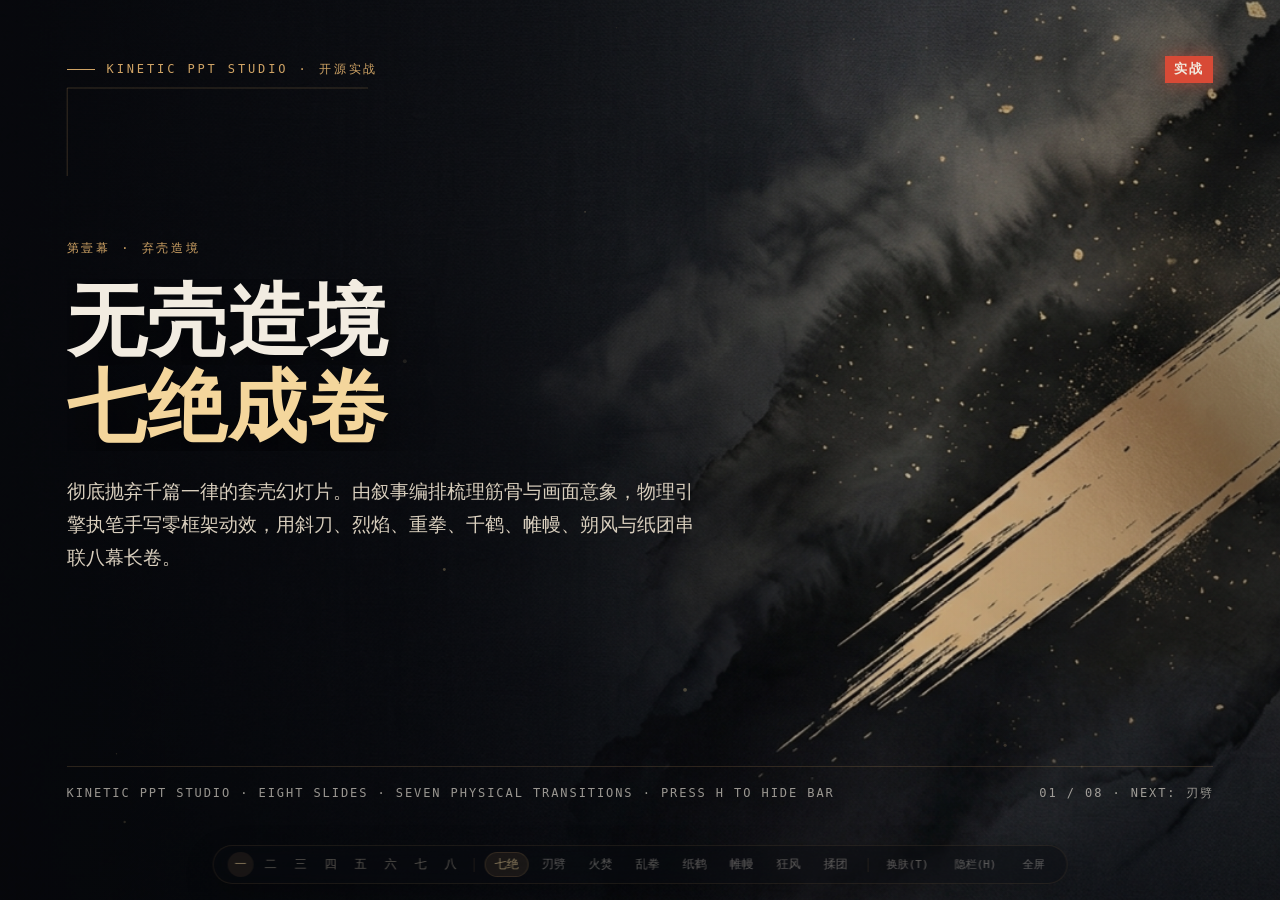
<file: skills/ink-kinetic-ppt/starter/index.html>
<!DOCTYPE html>
<html lang="zh-CN" data-theme="obsidian-gold">
<head>
  <meta charset="UTF-8" />
  <meta name="viewport" content="width=device-width, initial-scale=1.0" />
  <title>Kinetic PPT Studio · 七绝东方水墨动态演示</title>
  <link rel="icon" href="data:image/svg+xml,<svg xmlns='http://www.w3.org/2000/svg' viewBox='0 0 32 32'><rect width='32' height='32' fill='%2307080c'/><path d='M6 26L26 6' stroke='%23f4d69c' stroke-width='2.5'/></svg>" />
  <link rel="stylesheet" href="themes.css" />
  <link rel="stylesheet" href="styles.css" />
</head>
<body>
  <main id="stage" aria-label="Kinetic PPT Studio 动态交互演示">
    <!-- ==================== 8 Distinct Non-Template Slides (1 -> 8 consumes all 7 transitions) ==================== -->
    <div id="slides-root">

      <!-- 第 1 页 · 开卷：大面积玄墨留白 + 泥金飞白 | 退场转场：blade 斜刀劈裂 -->
      <section class="slide is-active" data-slide-index="0" data-out-transition="blade" aria-label="第一幕 双擎开卷">
        <div class="slide-art">
          <img src="assets/ink-cover.jpg" alt="黑金泼墨与金色干笔飞白画卷" />
        </div>
        <div class="slide-veil veil-left"></div>
        <svg class="slide-lines" viewBox="0 0 1600 900" preserveAspectRatio="none" aria-hidden="true">
          <line class="draw-line" x1="84" y1="88" x2="460" y2="88" stroke="rgba(207,163,101,0.35)" stroke-width="1" />
          <line class="draw-line" x1="84" y1="88" x2="84" y2="176" stroke="rgba(207,163,101,0.35)" stroke-width="1" />
        </svg>
        <div class="slide-content layout-cover">
          <header class="cover-top">
            <span class="eyebrow"><span class="eyebrow-rule"></span>KINETIC PPT STUDIO · 开源实战</span>
            <span class="chop-seal is-solid">实战</span>
          </header>

          <div class="cover-main">
            <div class="eyebrow">第壹幕 · 弃壳造境</div>
            <h1 class="cover-title anim-split">
              无壳造境<br />
              <span class="gold-accent">七绝成卷</span>
            </h1>
            <p class="cover-sub anim-rise">
              彻底抛弃千篇一律的套壳幻灯片。由叙事编排梳理筋骨与画面意象，物理引擎执笔手写零框架动效，用斜刀、烈焰、重拳、千鹤、帷幔、朔风与纸团串联八幕长卷。
            </p>
          </div>

          <footer class="cover-foot">
            <span>KINETIC PPT STUDIO · EIGHT SLIDES · SEVEN PHYSICAL TRANSITIONS · PRESS H TO HIDE BAR</span>
            <span>01 / 08 · NEXT: 刃劈</span>
          </footer>
        </div>
      </section>

      <!-- 第 2 页 · 破局：低地平线长卷 | 退场转场：fire 点触水墨焚纸 -->
      <section class="slide" data-slide-index="1" data-out-transition="fire" aria-label="第二幕 破除旧壳">
        <div class="slide-art">
          <img src="assets/ink-ridge.jpg" alt="黑金泼墨远山与鎏金山脊走势" />
        </div>
        <div class="slide-veil veil-bottom"></div>
        <svg class="slide-lines" viewBox="0 0 1600 900" preserveAspectRatio="none" aria-hidden="true">
          <line class="draw-line" x1="84" y1="538" x2="1516" y2="538" stroke="rgba(207,163,101,0.28)" stroke-width="1" />
        </svg>
        <div class="slide-content layout-horizon">
          <div class="horizon-grid">
            <div>
              <div class="eyebrow"><span class="eyebrow-rule"></span>第贰幕 · 破除旧范式</div>
              <h2 class="horizon-lead-title anim-split">先破模板之壳<br />再立叙事之骨</h2>
            </div>
            <div class="horizon-col anim-rise">
              <div class="col-kicker">OLD PARADIGM · 传统困局</div>
              <h3 class="col-heading">先定框格再硬塞文字</h3>
              <p class="col-body">传统工具先画好三栏格子与圆圈序号，水墨意境一入套壳便显得局促呆板，做十套像同一个模板翻印。</p>
            </div>
            <div class="horizon-col anim-rise">
              <div class="col-kicker">NEW SYNERGY · 此刻打法</div>
              <h3 class="col-heading">以画裁字，顺势成章</h3>
              <p class="col-body">先推演情绪弧线与金句节奏，再观画作负空间手写流体排版，让每一页都像独立海报。</p>
            </div>
          </div>
        </div>
      </section>

      <!-- 第 3 页 · 创意策展：左栏云雾目录 + 右侧流金飞瀑 | 退场转场：fists 乱拳破纸 -->
      <section class="slide" data-slide-index="2" data-out-transition="fists" aria-label="第三幕 创意策展">
        <div class="slide-art">
          <img src="assets/ink-cascade.jpg" alt="黑金奇峰与流金飞瀑山水画卷" />
        </div>
        <div class="slide-veil veil-left"></div>
        <svg class="slide-lines" viewBox="0 0 1600 900" preserveAspectRatio="none" aria-hidden="true">
          <line class="draw-line" x1="84" y1="108" x2="84" y2="792" stroke="rgba(207,163,101,0.28)" stroke-width="1" />
        </svg>
        <div class="slide-content layout-cascade">
          <div class="cascade-column">
            <div class="eyebrow"><span class="eyebrow-rule"></span>第叁幕 · NARRATIVE · 创意策展官</div>
            <h2 class="cascade-title anim-split">叙事层负责想清：<br />讲什么、如何起承转合</h2>
            <div class="skill-list">
              <div class="skill-row anim-rise">
                <span class="skill-idx">01</span>
                <div>
                  <div class="skill-name">受众与钩子提纯</div>
                  <div class="skill-desc">明确演示受众与视频前十秒冲突点，果断删掉冗长铺垫与假大空套话。</div>
                </div>
              </div>
              <div class="skill-row anim-rise">
                <span class="skill-idx">02</span>
                <div>
                  <div class="skill-name">八幕分镜剧本拆解</div>
                  <div class="skill-desc">将平铺大纲拆成层层递进的八幕视觉剧本，每页只承担一个无可替代的戏剧动作。</div>
                </div>
              </div>
              <div class="skill-row anim-rise">
                <span class="skill-idx">03</span>
                <div>
                  <div class="skill-name">分景提示词与留白指定</div>
                  <div class="skill-desc">提前锁定山水主体占左、占下或留出天空雾区，确保原画生成即与版式天衣无缝。</div>
                </div>
              </div>
              <div class="skill-row anim-rise">
                <span class="skill-idx">04</span>
                <div>
                  <div class="skill-name">大字金句与口播压简</div>
                  <div class="skill-desc">用口语节拍重写屏幕文案，字少而锐、留白透气，观众一眼看懂且方便口播录屏。</div>
                </div>
              </div>
            </div>
          </div>
        </div>
      </section>

      <!-- 第 4 页 · 工程落地：左松桥重彩 + 右侧架构宣言 | 退场转场：cranes 千纸鹤衔卷 -->
      <section class="slide" data-slide-index="3" data-out-transition="cranes" aria-label="第四幕 工程落地">
        <div class="slide-art">
          <img src="assets/ink-bridge.jpg" alt="黑金枯松断崖与石拱桥意境长卷" />
        </div>
        <div class="slide-veil veil-right"></div>
        <svg class="slide-lines" viewBox="0 0 1600 900" preserveAspectRatio="none" aria-hidden="true">
          <line class="draw-line" x1="880" y1="88" x2="1516" y2="88" stroke="rgba(207,163,101,0.30)" stroke-width="1" />
          <line class="draw-line" x1="880" y1="140" x2="880" y2="790" stroke="rgba(207,163,101,0.22)" stroke-width="1" />
        </svg>
        <div class="slide-content layout-split-right">
          <div class="right-panel">
            <div class="eyebrow"><span class="eyebrow-rule"></span>第肆幕 · KINETIC ENGINE · 工程执笔手</div>
            <h2 class="right-title anim-split">物理引擎负责：<br />把剧本锻造成电影级网页</h2>

            <div class="right-pillars">
              <div class="right-item anim-rise">
                <div class="col-kicker">01 · BESPOKE LAYOUTS</div>
                <h3 class="right-item-title">一画一版式，手写精准布局</h3>
                <p class="col-body">读取每幅画卷的留白朝向直接写 CSS Grid 与流体字阶，绝不把横卷硬裁进统一窄卡片。</p>
              </div>
              <div class="right-item anim-rise">
                <div class="col-kicker">02 · MULTI-SKILL ORCHESTRATION</div>
                <h3 class="right-item-title">多 Skill 协同：美学、画卷与物理引擎</h3>
                <p class="col-body">融合 Hallmark 审美约束、Image Generator 联绘与 GSAP 3.15 + SVG + Canvas 实现物理转场。</p>
              </div>
              <div class="right-item anim-rise">
                <div class="col-kicker">03 · HEADLESS CHROME QA</div>
                <h3 class="right-item-title">真实浏览器录帧排错闭环</h3>
                <p class="col-body">跑本地服务加 Chrome 无头抓帧与人眼审图，发现帷幔卡顿、文字闪屏立刻追根改到底。</p>
              </div>
            </div>
          </div>
        </div>
      </section>

      <!-- 第 5 页 · 双端咬合：下方流金海浪 + 上方双璧协作流 | 退场转场：curtain 黑金帷幔对开 -->
      <section class="slide" data-slide-index="4" data-out-transition="curtain" aria-label="第五幕 双端协同流">
        <div class="slide-art">
          <img src="assets/ink-waves.jpg" alt="玄墨卷浪与鎏金潮汐画卷" />
        </div>
        <div class="slide-veil veil-top"></div>
        <svg class="slide-lines" viewBox="0 0 1600 900" preserveAspectRatio="none" aria-hidden="true">
          <line class="draw-line" x1="84" y1="452" x2="1516" y2="452" stroke="rgba(207,163,101,0.28)" stroke-width="1" />
        </svg>
        <div class="slide-content layout-duet">
          <header class="duet-head">
            <div class="eyebrow"><span class="eyebrow-rule"></span>第伍幕 · 双核咬合管线</div>
            <h2 class="duet-title anim-split">叙事定灵魂意境，引擎锻造交互实体</h2>
          </header>

          <div class="duet-wings">
            <div class="duet-wing anim-rise">
              <div class="col-kicker">STAGE A · NARRATIVE IDEATION</div>
              <h3 class="duet-wing-title">灵感与叙事定锚</h3>
              <p class="duet-wing-body">明确讲述主题、提炼 8 幕戏剧转折、敲定每幕画面构图方向与简短金句，让内容先站稳。</p>
            </div>
            <div class="duet-bridge-mark anim-rise" aria-hidden="true">×</div>
            <div class="duet-wing anim-rise">
              <div class="col-kicker">STAGE B · KINETIC CRAFT</div>
              <h3 class="duet-wing-title">代码与物理动效落地</h3>
              <p class="duet-wing-body">定向绘出配套水墨长卷、手写无壳代码与七大物理转场，自测无误后直接打包交付。</p>
            </div>
          </div>

          <div class="duet-steps anim-rise">
            <div class="duet-step"><span class="skill-idx">01</span><span>对焦大纲与画面留白规则</span></div>
            <div class="duet-step"><span class="skill-idx">02</span><span>全套统一玄墨泥金原画联绘</span></div>
            <div class="duet-step"><span class="skill-idx">03</span><span>绑定七绝物理转场逐帧验真</span></div>
          </div>
        </div>
      </section>

      <!-- 第 6 页 · 转场实验室：寒竹余烬 + 4x2 七绝交互控制阵 | 退场转场：wind 狂风鼓浪吹飞 -->
      <section class="slide" data-slide-index="5" data-out-transition="wind" aria-label="第六幕 七绝实验室">
        <div class="slide-art">
          <img src="assets/ink-ember.jpg" alt="玄墨寒竹山石与星点金粉余烬" />
        </div>
        <div class="slide-veil veil-sanctuary"></div>
        <svg class="slide-lines" viewBox="0 0 1600 900" preserveAspectRatio="none" aria-hidden="true">
          <line class="draw-line" x1="84" y1="88" x2="560" y2="88" stroke="rgba(207,163,101,0.28)" stroke-width="1" />
        </svg>
        <div class="slide-content layout-lab">
          <div class="lab-header">
            <div class="eyebrow"><span class="eyebrow-rule"></span>第陆幕 · 交互转场实验室</div>
            <h2 class="lab-title anim-split">七绝物理转场：<br />每一页都能拆开实演</h2>
          </div>

          <div class="lab-pillars">
            <div class="pillar anim-rise">
              <div class="pillar-num">01 · 刃劈九霄 (B)</div>
              <h3 class="pillar-title">斜角斩裂</h3>
              <p class="pillar-copy">斜角落刃贯穿画幅，迸射金星火花并带动左右两片实景错位滑开。</p>
              <button type="button" class="tactile-btn" data-trigger-trans="blade" data-target="next">
                <svg class="btn-glyph" viewBox="0 0 16 16" aria-hidden="true"><path d="M13.5 1.5L2.5 14.5M8.5 3.5L12.5 5.5" fill="none" stroke="currentColor" stroke-width="1.3" stroke-linecap="round"/></svg>
                <span>试刃劈切页</span>
              </button>
            </div>

            <div class="pillar anim-rise">
              <div class="pillar-num">02 · 墨纸燃火 (G)</div>
              <h3 class="pillar-title">指尖焚焰</h3>
              <p class="pillar-copy">以点击像素为火源，五阶分形噪波咬蚀整幅画面伴随余烬飘散。</p>
              <button type="button" class="tactile-btn" data-trigger-trans="fire" data-target="next">
                <svg class="btn-glyph" viewBox="0 0 16 16" aria-hidden="true"><path d="M8.5 1.5C9.5 4.5 12 6 12 9.2A4 4 0 1 1 4 9.2C4 7 5.5 5.3 6.3 4.5C6.2 6 7 6.8 7.5 6.8C7.2 5.1 7.6 3 8.5 1.5Z" fill="none" stroke="currentColor" stroke-width="1.3" stroke-linejoin="round"/></svg>
                <span>试火焚切页</span>
              </button>
            </div>

            <div class="pillar anim-rise">
              <div class="pillar-num">03 · 乱拳破纸 (P)</div>
              <h3 class="pillar-title">连拳洞开</h3>
              <p class="pillar-copy">暴雨墨拳接连轰穿纸面撕开裂孔，末拳震碎整页飞散露出下幕。</p>
              <button type="button" class="tactile-btn" data-trigger-trans="fists" data-target="next">
                <svg class="btn-glyph" viewBox="0 0 16 16" aria-hidden="true"><path d="M4.5 9V5.5C4.5 4.4 5.4 3.8 6.4 4.2V8M6.5 4.2C6.5 3.3 7.6 2.8 8.5 3.4V8M8.6 3.5C8.6 2.8 9.8 2.6 10.6 3.4V8M10.7 4C11.6 3.6 12.6 4.2 12.6 5.4V9.5C12.6 11.8 10.8 13.5 8.5 13.5H7.2C5.5 13.5 4.2 12.2 4.2 10.4V8.5L2.8 7.4C2.3 7 2.8 6 3.6 6.3L4.5 6.8" fill="none" stroke="currentColor" stroke-width="1.2" stroke-linejoin="round"/></svg>
                <span>试乱拳破纸</span>
              </button>
            </div>

            <div class="pillar anim-rise">
              <div class="pillar-num">04 · 纸鹤衔卷 (C)</div>
              <h3 class="pillar-title">千鹤载画</h3>
              <p class="pillar-copy">五十二只金羽折纸千鹤振翅斜掠画卷，掀卷旧页带走渐显新章。</p>
              <button type="button" class="tactile-btn" data-trigger-trans="cranes" data-target="next">
                <svg class="btn-glyph" viewBox="0 0 16 16" aria-hidden="true"><path d="M1.5 9.5L7 7.5L5.2 2L9.5 6.8L14.5 4.5L10.8 9.2L13 13.5L7.6 10.2L3 13.2L5.5 9.6Z" fill="none" stroke="currentColor" stroke-width="1.15" stroke-linejoin="round"/></svg>
                <span>试千纸鹤带走</span>
              </button>
            </div>

            <div class="pillar anim-rise">
              <div class="pillar-num">05 · 金墨帷幔 (M)</div>
              <h3 class="pillar-title">垂幕对开</h3>
              <p class="pillar-copy">丝滑双翼垂坠幕布配八道立体折褶，顶部金环滑轨顺中缝扯开。</p>
              <button type="button" class="tactile-btn" data-trigger-trans="curtain" data-target="next">
                <svg class="btn-glyph" viewBox="0 0 16 16" aria-hidden="true"><path d="M1.5 2.5H14.5M3 2.5C3 7.5 2.2 11 1.8 13.8H6C5.2 10 5.4 6.5 6.5 2.5M13 2.5C13 7.5 13.8 11 14.2 13.8H10C10.8 10 10.6 6.5 9.5 2.5" fill="none" stroke="currentColor" stroke-width="1.2" stroke-linecap="round" stroke-linejoin="round"/></svg>
                <span>试窗帘拉开</span>
              </button>
            </div>

            <div class="pillar anim-rise">
              <div class="pillar-num">06 · 朔风卷纸 (W)</div>
              <h3 class="pillar-title">狂风吹飞</h3>
              <p class="pillar-copy">狂风掠过先吹起宣纸鼓浪褶皱，随墨风气流线将整页斜卷刮出画外。</p>
              <button type="button" class="tactile-btn" data-trigger-trans="wind" data-target="next">
                <svg class="btn-glyph" viewBox="0 0 16 16" aria-hidden="true"><path d="M1.5 5.5H10.5C12.2 5.5 13 4.5 13 3.4C13 2.4 12.1 1.8 11.1 2.1M1.5 8.5H13C14.1 8.5 14.8 9.4 14.4 10.4C14 11.3 12.7 11.4 12 10.7M2 11.8H8.5C9.7 11.8 10.4 12.6 10 13.5C9.7 14.2 8.7 14.3 8.1 13.8" fill="none" stroke="currentColor" stroke-width="1.2" stroke-linecap="round"/></svg>
                <span>试狂风吹走</span>
              </button>
            </div>

            <div class="pillar anim-rise">
              <div class="pillar-num">07 · 捏团抛飞 (R)</div>
              <h3 class="pillar-title">揉皱丢出</h3>
              <p class="pillar-copy">正中急速捏皱缩为多面金箔折痕纸团露出新页，旋即抛物线甩飞出屏。</p>
              <button type="button" class="tactile-btn" data-trigger-trans="crumple" data-target="next">
                <svg class="btn-glyph" viewBox="0 0 16 16" aria-hidden="true"><path d="M4.2 4.5L8.4 2.2L12.8 4.8L13.8 9.6L10.2 13.5L5.2 13L2.2 8.8ZM4.2 4.5L8.2 8.4L12.8 4.8M8.2 8.4L10.2 13.5M8.2 8.4L2.2 8.8" fill="none" stroke="currentColor" stroke-width="1.15" stroke-linejoin="round"/></svg>
                <span>试揉团抛飞</span>
              </button>
            </div>

            <div class="pillar anim-rise pillar-auto">
              <div class="pillar-num">AUTO · 七绝顺演</div>
              <h3 class="pillar-title">按页逐一演绎</h3>
              <p class="pillar-copy">从第 1 页播到第 8 页，每页自动匹配对应七绝动效，按顺序完整看遍七套转场。</p>
              <button type="button" class="tactile-btn" data-trigger-trans="auto-cycle" data-target="next">
                <svg class="btn-glyph" viewBox="0 0 16 16" aria-hidden="true"><path d="M13.2 5.2A5.8 5.8 0 0 0 3.2 4.2M2.8 10.8A5.8 5.8 0 0 0 12.8 11.8M11.2 5.4H13.6V2.8M4.8 10.6H2.4V13.2" fill="none" stroke="currentColor" stroke-width="1.2" stroke-linecap="round" stroke-linejoin="round"/></svg>
                <span>顺演下一幕</span>
              </button>
            </div>
          </div>
        </div>
      </section>

      <!-- 第 7 页 · 开源技能化与双格式交付：远崖凉亭 + 右偏开源结构宣言 | 退场转场：crumple 揉皱纸团抛飞 -->
      <section class="slide" data-slide-index="6" data-out-transition="crumple" aria-label="第七幕 开源与交付">
        <div class="slide-art">
          <img src="assets/ink-pavilion.jpg" alt="孤亭松石与微光墨雾水墨长卷" />
        </div>
        <div class="slide-veil veil-right"></div>
        <svg class="slide-lines" viewBox="0 0 1600 900" preserveAspectRatio="none" aria-hidden="true">
          <line class="draw-line" x1="560" y1="88" x2="1516" y2="88" stroke="rgba(207,163,101,0.32)" stroke-width="1" />
        </svg>
        <div class="slide-content layout-statement">
          <div class="statement-wrap">
            <div class="eyebrow"><span class="eyebrow-rule"></span>第柒幕 · 开源能力与双格式导出</div>
            <h2 class="statement-title anim-split">
              沉淀为开源 Skill：<br />
              别人拿到也能换肤、改页数、加转场
            </h2>

            <div class="statement-strips">
              <div class="export-strip anim-rise">
                <div class="col-kicker">THEME ENGINE · 参数化换肤与 N 页路由</div>
                <h3 class="export-strip-title">四套色板一键切换（按 T 键实时试色）</h3>
                <p class="col-body">已抽离 <code>themes.css</code> 视觉令牌与声明式 <code>data-out-transition</code> 属性。无论是玄墨鎏金、故宫朱砂、千里青绿或赛博暗刃，任意增删页数都能开箱即用。</p>
              </div>
              <div class="export-strip anim-rise">
                <div class="col-kicker">DUAL EXPORT · 动效便携 + 静态归档</div>
                <h3 class="export-strip-title">单文件离线 HTML ＋ 8 页 16:9 高清 PDF</h3>
                <p class="col-body">标准 PDF 本身无法运行 Canvas/SVG 物理特效；脚本一键打包成双击直接玩全部 7 绝转场的独立 <code>.html</code>，同时产出 <code>1600×900</code> 矢量清晰静态 PDF 方便群聊传阅。</p>
              </div>
            </div>
          </div>
        </div>
      </section>

      <!-- 第 8 页 · 终章：孤舟水天暮金 -->
      <section class="slide" data-slide-index="7" data-out-transition="blade" aria-label="第八幕 终章余韵">
        <div class="slide-art">
          <img src="assets/ink-skiff.jpg" alt="暮金远山与静水孤舟黑金水墨长卷" />
        </div>
        <div class="slide-veil veil-horizon"></div>
        <svg class="slide-lines" viewBox="0 0 1600 900" preserveAspectRatio="none" aria-hidden="true">
          <line class="draw-line" x1="84" y1="88" x2="640" y2="88" stroke="rgba(207,163,101,0.32)" stroke-width="1" />
        </svg>
        <div class="slide-content layout-closing">
          <div class="closing-lockup">
            <div class="eyebrow"><span class="eyebrow-rule"></span>第捌幕 · 开拍实战</div>
            <h2 class="closing-title anim-split">意随画动<br />即刻开拍你的实战</h2>
            <p class="closing-note anim-rise">
              从第 1 页一路翻至第 8 页，正好将七大物理转场完整演绎一遍。按 <strong>H</strong> 隐藏底栏即可纯净录屏，按 <strong>T</strong> 可随时切换开源主题配色；全套 Skill、打包脚本与单文件成品均已备妥。
            </p>
            <div class="closing-actions anim-rise">
              <button type="button" class="tactile-btn" data-trigger-trans="blade" data-target="0">
                <svg class="btn-glyph" viewBox="0 0 16 16" aria-hidden="true"><path d="M13.5 1.5L2.5 14.5M8.5 3.5L12.5 5.5" fill="none" stroke="currentColor" stroke-width="1.3" stroke-linecap="round"/></svg>
                <span>劈刃回首卷</span>
              </button>
              <button type="button" class="tactile-btn" data-trigger-trans="curtain" data-target="0">
                <svg class="btn-glyph" viewBox="0 0 16 16" aria-hidden="true"><path d="M1.5 2.5H14.5M3 2.5C3 7.5 2.2 11 1.8 13.8H6C5.2 10 5.4 6.5 6.5 2.5M13 2.5C13 7.5 13.8 11 14.2 13.8H10C10.8 10 10.6 6.5 9.5 2.5" fill="none" stroke="currentColor" stroke-width="1.2" stroke-linecap="round" stroke-linejoin="round"/></svg>
                <span>帷幔重开篇</span>
              </button>
              <span class="chop-seal">完卷</span>
            </div>
          </div>
        </div>
      </section>

    </div>

    <!-- ==================== Transition Compositing Hosts ==================== -->
    <div id="transition-host" aria-hidden="true"></div>

    <!-- Dedicated Live SVG Masks & Turbulence Filters (visible viewport bounds for Chrome repaint) -->
    <svg id="burn-mask-svg" viewBox="0 0 1600 900" preserveAspectRatio="none" aria-hidden="true">
      <defs>
        <filter id="burn-erode-filter" filterUnits="userSpaceOnUse" x="-360" y="-360" width="2320" height="1620" color-interpolation-filters="sRGB">
          <feTurbulence id="burn-turb" type="fractalNoise" baseFrequency="0.012 0.014" numOctaves="5" seed="17" result="noise" />
          <feDisplacementMap id="burn-disp" in="SourceGraphic" in2="noise" scale="260" xChannelSelector="R" yChannelSelector="G" />
        </filter>
        <filter id="flame-blur" filterUnits="userSpaceOnUse" x="-360" y="-360" width="2320" height="1620">
          <feGaussianBlur stdDeviation="8" />
        </filter>
        <mask id="ink-burn-mask" maskUnits="userSpaceOnUse" x="0" y="0" width="1600" height="900">
          <rect id="burn-mask-bg" x="0" y="0" width="1600" height="900" fill="white" />
          <circle id="burn-hole-circle" cx="800" cy="450" r="0" fill="black" filter="url(#burn-erode-filter)" />
        </mask>

        <filter id="fists-tear-filter" filterUnits="userSpaceOnUse" x="-160" y="-160" width="1920" height="1220" color-interpolation-filters="sRGB">
          <feTurbulence id="fists-turb" type="fractalNoise" baseFrequency="0.036" numOctaves="3" seed="23" result="fiber" />
          <feDisplacementMap in="SourceGraphic" in2="fiber" scale="26" xChannelSelector="R" yChannelSelector="G" />
        </filter>
        <mask id="ink-fists-mask" maskUnits="userSpaceOnUse" x="0" y="0" width="1600" height="900">
          <rect id="fists-mask-bg" x="0" y="0" width="1600" height="900" fill="white" />
          <g id="fists-holes-group" filter="url(#fists-tear-filter)"></g>
        </mask>

        <filter id="cranes-wind-filter" filterUnits="userSpaceOnUse" x="-260" y="-260" width="2120" height="1420" color-interpolation-filters="sRGB">
          <feTurbulence id="cranes-turb" type="fractalNoise" baseFrequency="0.004 0.018" numOctaves="3" seed="31" result="wind" />
          <feDisplacementMap in="SourceGraphic" in2="wind" scale="135" xChannelSelector="R" yChannelSelector="G" />
        </filter>
        <linearGradient id="cranes-sweep-grad" x1="0" y1="1" x2="1" y2="0">
          <stop id="cranes-stop-0" offset="0%" stop-color="black" />
          <stop id="cranes-stop-1" offset="0%" stop-color="black" />
          <stop id="cranes-stop-2" offset="0%" stop-color="white" />
          <stop offset="100%" stop-color="white" />
        </linearGradient>
        <mask id="ink-cranes-mask" maskUnits="userSpaceOnUse" x="0" y="0" width="1600" height="900">
          <rect id="cranes-mask-rect" x="0" y="0" width="1600" height="900" fill="url(#cranes-sweep-grad)" filter="url(#cranes-wind-filter)" />
        </mask>

        <filter id="wind-billow-filter" filterUnits="userSpaceOnUse" x="-280" y="-280" width="2160" height="1460" color-interpolation-filters="sRGB">
          <feTurbulence id="wind-turb" type="fractalNoise" baseFrequency="0.005 0.015" numOctaves="2" seed="41" result="gust" />
          <feDisplacementMap id="wind-disp" in="SourceGraphic" in2="gust" scale="0" xChannelSelector="R" yChannelSelector="G" />
        </filter>

        <filter id="crumple-crease-filter" filterUnits="userSpaceOnUse" x="-260" y="-260" width="2120" height="1420" color-interpolation-filters="sRGB">
          <feTurbulence id="crumple-turb" type="fractalNoise" baseFrequency="0.022 0.022" numOctaves="3" seed="57" result="crease" />
          <feDisplacementMap id="crumple-disp" in="SourceGraphic" in2="crease" scale="0" xChannelSelector="R" yChannelSelector="G" />
        </filter>
      </defs>
      <g id="fists-rims-group" filter="url(#fists-tear-filter)" opacity="0"></g>
      <g id="burn-flame-group" filter="url(#burn-erode-filter)" opacity="0">
        <circle id="burn-ring-soot" cx="800" cy="450" r="0" fill="none" stroke="rgba(10, 5, 2, 0.92)" stroke-width="56" />
        <circle id="burn-ring-flame" cx="800" cy="450" r="0" fill="none" stroke="#ff5500" stroke-width="26" filter="url(#flame-blur)" style="mix-blend-mode: screen;" />
        <circle id="burn-ring-ember" cx="800" cy="450" r="0" fill="none" stroke="#fff3c4" stroke-width="5.5" style="mix-blend-mode: screen;" />
      </g>
    </svg>

    <canvas id="fx-canvas" aria-hidden="true"></canvas>

    <!-- ==================== Minimal Recording-Friendly Bottom Bar ==================== -->
    <nav id="deck-hud" aria-label="演示导航与转场控制">
      <div class="hud-dots" role="tablist">
        <button type="button" class="hud-dot is-current" data-jump="0" title="第一幕 · 刃劈开篇">一</button>
        <button type="button" class="hud-dot" data-jump="1" title="第二幕 · 破除旧壳">二</button>
        <button type="button" class="hud-dot" data-jump="2" title="第三幕 · 创意策展">三</button>
        <button type="button" class="hud-dot" data-jump="3" title="第四幕 · 工程落地">四</button>
        <button type="button" class="hud-dot" data-jump="4" title="第五幕 · 双核咬合">五</button>
        <button type="button" class="hud-dot" data-jump="5" title="第六幕 · 七绝实验">六</button>
        <button type="button" class="hud-dot" data-jump="6" title="第七幕 · 开源交付">七</button>
        <button type="button" class="hud-dot" data-jump="7" title="第八幕 · 终章余韵">八</button>
      </div>
      <span class="hud-sep"></span>
      <div class="hud-modes">
        <button type="button" class="hud-mode-btn is-active" data-mode="auto" title="按 1→8 页逐幕轮演七大转场">七绝</button>
        <button type="button" class="hud-mode-btn" data-mode="blade" title="固定斜刀劈裂转场 (B)">刃劈</button>
        <button type="button" class="hud-mode-btn" data-mode="fire" title="固定点屏生火焚毁转场 (G)">火焚</button>
        <button type="button" class="hud-mode-btn" data-mode="fists" title="固定乱拳打破纸面转场 (P)">乱拳</button>
        <button type="button" class="hud-mode-btn" data-mode="cranes" title="固定千纸鹤群带走画面转场 (C)">纸鹤</button>
        <button type="button" class="hud-mode-btn" data-mode="curtain" title="固定金墨帷幔对开转场 (M)">帷幔</button>
        <button type="button" class="hud-mode-btn" data-mode="wind" title="固定狂风吹走纸页转场 (W)">狂风</button>
        <button type="button" class="hud-mode-btn" data-mode="crumple" title="固定捏皱纸团抛飞转场 (R)">揉团</button>
      </div>
      <span class="hud-sep"></span>
      <button type="button" class="hud-action" id="hud-theme-btn" title="切换预设配色主题 (快捷键 T)">换肤(T)</button>
      <button type="button" class="hud-action" id="hud-hide-btn" title="隐藏底栏 (快捷键 H)">隐栏(H)</button>
      <button type="button" class="hud-action" id="hud-fs-btn" title="全屏 (快捷键 F)">全屏</button>
    </nav>
  </main>

  <!-- Local Self-Contained GSAP 3.15 Suite (Zero External CDN Required) -->
  <script src="vendor/gsap/gsap.min.js"></script>
  <script src="vendor/gsap/CustomEase.min.js"></script>
  <script src="vendor/gsap/SplitText.min.js"></script>
  <script src="vendor/gsap/DrawSVGPlugin.min.js"></script>
  <script src="engine.js"></script>
</body>
</html>
</file>
<file: skills/ink-kinetic-ppt/starter/themes.css>
/* Ink Kinetic PPT · Open-Source Modular Theme Presets (v2.1)
 * Switch via <html data-theme="...">, URL query ?theme=..., press T, or call __inkDeck.setTheme(name).
 * Includes 4 Oriental Ink themes + 2 Minimalist Classroom/Keynote presets (Dark Slate & Clean Light Paper).
 */

/* 1. Default: Obsidian Xuan Ink & Champagne Gold (玄墨鎏金) */
:root,
html[data-theme="obsidian-gold"] {
  --ink-obsidian: #07080c;
  --ink-deep: #0d1017;
  --stage-bg: #07080c;
  --ink-mist: rgba(10, 12, 18, 0.72);
  --ink-vellum: rgba(15, 18, 25, 0.56);

  --paper-ivory: #f2ece1;
  --paper-warm: #d9cfbe;
  --ink-muted: #989184;
  --ink-subtle: rgba(242, 236, 225, 0.62);

  --gold-bright: #f4d69c;
  --gold-leaf: #cfa365;
  --gold-dim: rgba(207, 163, 101, 0.28);
  --gold-hairline: rgba(207, 163, 101, 0.18);

  --cinnabar: #d84a36;
  --cinnabar-glow: rgba(216, 74, 54, 0.48);

  --font-display: "Source Han Serif SC Heavy", "Noto Serif SC", "STSong", "SimSun", serif;
  --font-serif: "Noto Serif SC", "STSong", "SimSun", serif;
  --font-sans: "Noto Sans SC", "Microsoft YaHei", sans-serif;
  --stage-cursor: crosshair;

  --veil-left-grad: linear-gradient(90deg, rgba(7, 8, 12, 0.88) 0%, rgba(7, 8, 12, 0.58) 40%, rgba(7, 8, 12, 0.16) 72%, rgba(7, 8, 12, 0.36) 100%);
  --veil-right-grad: linear-gradient(270deg, rgba(7, 8, 12, 0.90) 0%, rgba(7, 8, 12, 0.64) 44%, rgba(7, 8, 12, 0.14) 74%, rgba(7, 8, 12, 0.25) 100%);
  --veil-bottom-grad: linear-gradient(180deg, rgba(7, 8, 12, 0.12) 0%, rgba(7, 8, 12, 0.08) 44%, rgba(7, 8, 12, 0.84) 76%, rgba(7, 8, 12, 0.95) 100%);
  --veil-top-grad: linear-gradient(180deg, rgba(7, 8, 12, 0.86) 0%, rgba(7, 8, 12, 0.56) 44%, rgba(7, 8, 12, 0.12) 76%, rgba(7, 8, 12, 0.35) 100%);
  --veil-sanctuary-grad: radial-gradient(ellipse 74% 76% at 38% 50%, rgba(7, 8, 12, 0.80) 0%, rgba(7, 8, 12, 0.62) 56%, rgba(7, 8, 12, 0.54) 100%);
  --veil-horizon-grad: linear-gradient(180deg, rgba(7, 8, 12, 0.78) 0%, rgba(7, 8, 12, 0.36) 38%, rgba(7, 8, 12, 0.08) 66%, rgba(7, 8, 12, 0.45) 100%);

  --hero-text-shadow: 0 18px 48px rgba(0, 0, 0, 0.65);
  --surface-card: rgba(255, 255, 255, 0.03);
  --chip-bg: rgba(207, 163, 101, 0.08);
  --btn-bg: rgba(207, 163, 101, 0.1);
  --btn-hover-fg: #07080c;
  --btn-hover-glow: 0 0 24px rgba(244, 214, 156, 0.35);
  --seal-bg: rgba(184, 59, 40, 0.09);
  --seal-solid-fg: #f2ece1;

  --hud-bg: rgba(10, 12, 17, 0.74);
  --hud-border: var(--gold-hairline);
  --hud-shadow: 0 10px 30px rgba(0, 0, 0, 0.42);
  --hud-active-bg: rgba(207, 163, 101, 0.16);

  --shard-shadow: rgba(0, 0, 0, 0.92);
  --curtain-wing-shadow: rgba(0, 0, 0, 0.88);
  --curtain-pleat-dark: rgba(0, 0, 0, 0.72);
  --curtain-pleat-mid: rgba(10, 12, 18, 0.18);
  --curtain-pleat-light: rgba(244, 214, 156, 0.16);
  --curtain-seam-grad: linear-gradient(180deg, #fff2cc 0%, #cfa365 55%, rgba(207, 163, 101, 0.32) 100%);
  --curtain-seam-glow: 0 0 18px rgba(244, 214, 156, 0.68);
  --wind-glint-light: rgba(244, 214, 156, 0.16);
  --wind-glint-dark: rgba(0, 0, 0, 0.44);
}

/* 2. Vermilion Palace & Amber Lacquer (故宫朱砂) */
html[data-theme="vermilion-palace"] {
  --ink-obsidian: #110708;
  --ink-deep: #1b0b0d;
  --stage-bg: #110708;
  --ink-mist: rgba(24, 9, 11, 0.78);

  --paper-ivory: #faf1e4;
  --paper-warm: #e4cbb2;
  --ink-muted: #ae9380;
  --ink-subtle: rgba(250, 241, 228, 0.64);

  --gold-bright: #ffd98a;
  --gold-leaf: #d89b48;
  --gold-dim: rgba(216, 155, 72, 0.30);
  --gold-hairline: rgba(216, 155, 72, 0.22);

  --cinnabar: #e2432e;
  --cinnabar-glow: rgba(226, 67, 46, 0.52);

  --veil-left-grad: linear-gradient(90deg, rgba(17, 7, 8, 0.90) 0%, rgba(17, 7, 8, 0.62) 42%, rgba(17, 7, 8, 0.18) 74%, rgba(17, 7, 8, 0.38) 100%);
  --veil-right-grad: linear-gradient(270deg, rgba(17, 7, 8, 0.92) 0%, rgba(17, 7, 8, 0.66) 44%, rgba(17, 7, 8, 0.18) 74%, rgba(17, 7, 8, 0.28) 100%);
  --veil-bottom-grad: linear-gradient(180deg, rgba(17, 7, 8, 0.14) 0%, rgba(17, 7, 8, 0.10) 44%, rgba(17, 7, 8, 0.85) 76%, rgba(17, 7, 8, 0.96) 100%);
  --veil-top-grad: linear-gradient(180deg, rgba(17, 7, 8, 0.88) 0%, rgba(17, 7, 8, 0.58) 44%, rgba(17, 7, 8, 0.16) 76%, rgba(17, 7, 8, 0.38) 100%);
  --veil-sanctuary-grad: radial-gradient(ellipse 74% 76% at 38% 50%, rgba(17, 7, 8, 0.82) 0%, rgba(17, 7, 8, 0.64) 56%, rgba(17, 7, 8, 0.56) 100%);
  --veil-horizon-grad: linear-gradient(180deg, rgba(17, 7, 8, 0.80) 0%, rgba(17, 7, 8, 0.38) 38%, rgba(17, 7, 8, 0.10) 66%, rgba(17, 7, 8, 0.48) 100%);
}

/* 3. Jade Mist & Celadon Scroll (千里青绿) */
html[data-theme="jade-mist"] {
  --ink-obsidian: #061012;
  --ink-deep: #0b1b1e;
  --stage-bg: #061012;
  --ink-mist: rgba(7, 20, 22, 0.76);

  --paper-ivory: #ecf3ee;
  --paper-warm: #c7ddd3;
  --ink-muted: #7ea095;
  --ink-subtle: rgba(236, 243, 238, 0.62);

  --gold-bright: #9ce6c8;
  --gold-leaf: #56b696;
  --gold-dim: rgba(86, 182, 150, 0.30);
  --gold-hairline: rgba(86, 182, 150, 0.20);

  --cinnabar: #d8a656;
  --cinnabar-glow: rgba(216, 166, 86, 0.45);

  --veil-left-grad: linear-gradient(90deg, rgba(6, 16, 18, 0.90) 0%, rgba(6, 16, 18, 0.62) 42%, rgba(6, 16, 18, 0.18) 74%, rgba(6, 16, 18, 0.38) 100%);
  --veil-right-grad: linear-gradient(270deg, rgba(6, 16, 18, 0.92) 0%, rgba(6, 16, 18, 0.66) 44%, rgba(6, 16, 18, 0.18) 74%, rgba(6, 16, 18, 0.28) 100%);
  --veil-bottom-grad: linear-gradient(180deg, rgba(6, 16, 18, 0.14) 0%, rgba(6, 16, 18, 0.10) 44%, rgba(6, 16, 18, 0.85) 76%, rgba(6, 16, 18, 0.96) 100%);
  --veil-top-grad: linear-gradient(180deg, rgba(6, 16, 18, 0.88) 0%, rgba(6, 16, 18, 0.58) 44%, rgba(6, 16, 18, 0.16) 76%, rgba(6, 16, 18, 0.38) 100%);
  --veil-sanctuary-grad: radial-gradient(ellipse 74% 76% at 38% 50%, rgba(6, 16, 18, 0.82) 0%, rgba(6, 16, 18, 0.64) 56%, rgba(6, 16, 18, 0.56) 100%);
  --veil-horizon-grad: linear-gradient(180deg, rgba(6, 16, 18, 0.80) 0%, rgba(6, 16, 18, 0.38) 38%, rgba(6, 16, 18, 0.10) 66%, rgba(6, 16, 18, 0.48) 100%);
}

/* 4. Cyber Noir & Neon Blade (赛博暗刃) */
html[data-theme="cyber-noir"] {
  --ink-obsidian: #050711;
  --ink-deep: #0b1024;
  --stage-bg: #050711;
  --ink-mist: rgba(6, 10, 26, 0.78);

  --paper-ivory: #edf4ff;
  --paper-warm: #bfd0ec;
  --ink-muted: #7b8fb5;
  --ink-subtle: rgba(237, 244, 255, 0.64);

  --gold-bright: #7af2ff;
  --gold-leaf: #42b8e0;
  --gold-dim: rgba(66, 184, 224, 0.32);
  --gold-hairline: rgba(122, 242, 255, 0.22);

  --cinnabar: #ff3c6a;
  --cinnabar-glow: rgba(255, 60, 106, 0.52);

  --veil-left-grad: linear-gradient(90deg, rgba(5, 7, 17, 0.90) 0%, rgba(5, 7, 17, 0.62) 42%, rgba(5, 7, 17, 0.18) 74%, rgba(5, 7, 17, 0.38) 100%);
  --veil-right-grad: linear-gradient(270deg, rgba(5, 7, 17, 0.92) 0%, rgba(5, 7, 17, 0.66) 44%, rgba(5, 7, 17, 0.18) 74%, rgba(5, 7, 17, 0.28) 100%);
  --veil-bottom-grad: linear-gradient(180deg, rgba(5, 7, 17, 0.14) 0%, rgba(5, 7, 17, 0.10) 44%, rgba(5, 7, 17, 0.86) 76%, rgba(5, 7, 17, 0.96) 100%);
  --veil-top-grad: linear-gradient(180deg, rgba(5, 7, 17, 0.88) 0%, rgba(5, 7, 17, 0.58) 44%, rgba(5, 7, 17, 0.16) 76%, rgba(5, 7, 17, 0.38) 100%);
  --veil-sanctuary-grad: radial-gradient(ellipse 74% 76% at 38% 50%, rgba(5, 7, 17, 0.82) 0%, rgba(5, 7, 17, 0.64) 56%, rgba(5, 7, 17, 0.56) 100%);
  --veil-horizon-grad: linear-gradient(180deg, rgba(5, 7, 17, 0.80) 0%, rgba(5, 7, 17, 0.38) 38%, rgba(5, 7, 17, 0.10) 66%, rgba(5, 7, 17, 0.48) 100%);
}

/* 5. Apple Keynote Minimalist Dark Slate (极简深板讲堂风 · 无水墨装饰) */
html[data-theme="keynote-slate"] {
  --ink-obsidian: #0e131b;
  --ink-deep: #151d29;
  --stage-bg: radial-gradient(ellipse 86% 76% at 50% 14%, #1a2436 0%, #0e131b 66%, #090c12 100%);
  --ink-mist: rgba(14, 19, 27, 0.82);
  --ink-vellum: rgba(21, 29, 41, 0.66);

  --paper-ivory: #f8fafc;
  --paper-warm: #cbd5e1;
  --ink-muted: #94a3b8;
  --ink-subtle: rgba(248, 250, 252, 0.72);

  --gold-bright: #7cc4ff;
  --gold-leaf: #38bdf8;
  --gold-dim: rgba(56, 189, 248, 0.28);
  --gold-hairline: rgba(148, 163, 184, 0.22);

  --cinnabar: #fb923c;
  --cinnabar-glow: rgba(251, 146, 60, 0.34);

  --font-display: "PingFang SC", "Noto Sans SC", "Microsoft YaHei", -apple-system, BlinkMacSystemFont, sans-serif;
  --font-serif: "PingFang SC", "Noto Sans SC", "Microsoft YaHei", sans-serif;
  --stage-cursor: default;

  --veil-left-grad: linear-gradient(90deg, rgba(14, 19, 27, 0.86) 0%, rgba(14, 19, 27, 0.56) 44%, rgba(14, 19, 27, 0.14) 76%, rgba(14, 19, 27, 0.28) 100%);
  --veil-right-grad: linear-gradient(270deg, rgba(14, 19, 27, 0.88) 0%, rgba(14, 19, 27, 0.60) 46%, rgba(14, 19, 27, 0.14) 76%, rgba(14, 19, 27, 0.22) 100%);
  --veil-bottom-grad: linear-gradient(180deg, rgba(14, 19, 27, 0.08) 0%, rgba(14, 19, 27, 0.04) 44%, rgba(14, 19, 27, 0.82) 76%, rgba(14, 19, 27, 0.94) 100%);
  --veil-top-grad: linear-gradient(180deg, rgba(14, 19, 27, 0.84) 0%, rgba(14, 19, 27, 0.50) 44%, rgba(14, 19, 27, 0.10) 76%, rgba(14, 19, 27, 0.24) 100%);
  --veil-sanctuary-grad: radial-gradient(ellipse 76% 78% at 38% 50%, rgba(14, 19, 27, 0.78) 0%, rgba(14, 19, 27, 0.56) 56%, rgba(14, 19, 27, 0.44) 100%);
  --veil-horizon-grad: linear-gradient(180deg, rgba(14, 19, 27, 0.74) 0%, rgba(14, 19, 27, 0.30) 38%, rgba(14, 19, 27, 0.06) 66%, rgba(14, 19, 27, 0.38) 100%);

  --hero-text-shadow: 0 12px 32px rgba(4, 8, 16, 0.45);
  --surface-card: rgba(255, 255, 255, 0.045);
  --chip-bg: rgba(56, 189, 248, 0.10);
  --btn-bg: rgba(56, 189, 248, 0.10);
  --btn-hover-fg: #09111c;
  --btn-hover-glow: 0 0 22px rgba(56, 189, 248, 0.36);

  --hud-bg: rgba(15, 22, 34, 0.82);
  --hud-border: rgba(148, 163, 184, 0.24);
  --hud-shadow: 0 10px 28px rgba(0, 0, 0, 0.42);
  --hud-active-bg: rgba(56, 189, 248, 0.18);

  --curtain-pleat-light: rgba(124, 196, 255, 0.14);
  --curtain-seam-grad: linear-gradient(180deg, #e0f2fe 0%, #38bdf8 55%, rgba(56, 189, 248, 0.28) 100%);
  --curtain-seam-glow: 0 0 16px rgba(56, 189, 248, 0.62);
  --wind-glint-light: rgba(124, 196, 255, 0.15);
}

/* 6. Clean Classroom Paper Light Mode (极简暖白讲义风 · 教室强光清晰可读) */
html[data-theme="clean-lecture"] {
  --ink-obsidian: #f5f6f8;
  --ink-deep: #eaeef4;
  --stage-bg: radial-gradient(ellipse 90% 82% at 50% 10%, #ffffff 0%, #f5f6f8 68%, #ebeef4 100%);
  --ink-mist: rgba(255, 255, 255, 0.88);
  --ink-vellum: rgba(248, 250, 252, 0.82);

  --paper-ivory: #111827;
  --paper-warm: #374151;
  --ink-muted: #6b7280;
  --ink-subtle: rgba(17, 24, 39, 0.72);

  --gold-bright: #1d4ed8;
  --gold-leaf: #2563eb;
  --gold-dim: rgba(37, 99, 235, 0.24);
  --gold-hairline: rgba(15, 23, 42, 0.15);

  --cinnabar: #c2410c;
  --cinnabar-glow: rgba(194, 65, 12, 0.20);

  --font-display: "PingFang SC", "Noto Sans SC", "Microsoft YaHei", -apple-system, BlinkMacSystemFont, sans-serif;
  --font-serif: "PingFang SC", "Noto Sans SC", "Microsoft YaHei", sans-serif;
  --stage-cursor: default;

  --veil-left-grad: linear-gradient(90deg, rgba(245, 246, 248, 0.93) 0%, rgba(245, 246, 248, 0.84) 44%, rgba(245, 246, 248, 0.36) 76%, rgba(245, 246, 248, 0.56) 100%);
  --veil-right-grad: linear-gradient(270deg, rgba(245, 246, 248, 0.94) 0%, rgba(245, 246, 248, 0.86) 46%, rgba(245, 246, 248, 0.36) 76%, rgba(245, 246, 248, 0.48) 100%);
  --veil-bottom-grad: linear-gradient(180deg, rgba(245, 246, 248, 0.16) 0%, rgba(245, 246, 248, 0.22) 42%, rgba(245, 246, 248, 0.90) 76%, rgba(245, 246, 248, 0.97) 100%);
  --veil-top-grad: linear-gradient(180deg, rgba(245, 246, 248, 0.92) 0%, rgba(245, 246, 248, 0.82) 44%, rgba(245, 246, 248, 0.30) 76%, rgba(245, 246, 248, 0.46) 100%);
  --veil-sanctuary-grad: radial-gradient(ellipse 76% 78% at 38% 50%, rgba(245, 246, 248, 0.92) 0%, rgba(245, 246, 248, 0.84) 56%, rgba(245, 246, 248, 0.72) 100%);
  --veil-horizon-grad: linear-gradient(180deg, rgba(245, 246, 248, 0.90) 0%, rgba(245, 246, 248, 0.62) 38%, rgba(245, 246, 248, 0.18) 68%, rgba(245, 246, 248, 0.56) 100%);

  --hero-text-shadow: none;
  --surface-card: rgba(15, 23, 42, 0.035);
  --chip-bg: rgba(37, 99, 235, 0.08);
  --btn-bg: rgba(37, 99, 235, 0.07);
  --btn-hover-fg: #ffffff;
  --btn-hover-glow: 0 6px 20px rgba(37, 99, 235, 0.28);
  --seal-bg: rgba(194, 65, 12, 0.08);
  --seal-solid-fg: #ffffff;

  --hud-bg: rgba(255, 255, 255, 0.90);
  --hud-border: rgba(15, 23, 42, 0.16);
  --hud-shadow: 0 10px 28px rgba(15, 23, 42, 0.14);
  --hud-active-bg: rgba(37, 99, 235, 0.12);

  --shard-shadow: rgba(15, 23, 42, 0.24);
  --curtain-wing-shadow: rgba(15, 23, 42, 0.22);
  --curtain-pleat-dark: rgba(15, 23, 42, 0.16);
  --curtain-pleat-mid: rgba(255, 255, 255, 0.06);
  --curtain-pleat-light: rgba(255, 255, 255, 0.50);
  --curtain-seam-grad: linear-gradient(180deg, #93c5fd 0%, #2563eb 55%, rgba(37, 99, 235, 0.26) 100%);
  --curtain-seam-glow: 0 0 14px rgba(37, 99, 235, 0.45);
  --wind-glint-light: rgba(255, 255, 255, 0.48);
  --wind-glint-dark: rgba(15, 23, 42, 0.12);
}
</file>
<file: skills/ink-kinetic-ppt/starter/styles.css>
/* Hallmark · Bespoke Oriental Dark-Gold Ink Presentation
 * Pre-emit discipline: Philosophy 5 · Hierarchy 5 · Execution 5 · Specificity 5 · Restraint 5 · Variety 5
 * Theme: Obsidian Xuan Ink × Champagne Gold Leaf × Cinnabar Seal (Zero Template Chrome)
 */

:root {
  --ink-obsidian: #07080c;
  --ink-deep: #0d1017;
  --ink-mist: rgba(10, 12, 18, 0.72);
  --ink-vellum: rgba(15, 18, 25, 0.56);

  --paper-ivory: #f2ece1;
  --paper-warm: #d9cfbe;
  --ink-muted: #989184;
  --ink-subtle: rgba(242, 236, 225, 0.56);

  --gold-bright: #f4d69c;
  --gold-leaf: #cfa365;
  --gold-dim: rgba(207, 163, 101, 0.26);
  --gold-hairline: rgba(207, 163, 101, 0.18);

  --cinnabar: #d84a36;
  --cinnabar-glow: rgba(216, 74, 54, 0.48);
  --ember-core: #fff0b8;
  --ember-flame: #ff7a18;

  --font-display: "Source Han Serif SC Heavy", "Noto Serif SC", "STSong", "SimSun", serif;
  --font-serif: "Noto Serif SC", "STSong", "SimSun", serif;
  --font-sans: "Noto Sans SC", "Microsoft YaHei", sans-serif;
  --font-calli: "STXINGKA", "KaiTi", "STKaiti", serif;
  --font-mono: "Consolas", "DejaVu Sans Mono", monospace;

  --stage-bg: var(--ink-obsidian);
  --stage-cursor: crosshair;
  --hero-text-shadow: 0 18px 48px rgba(0, 0, 0, 0.65);
  --surface-card: rgba(255, 255, 255, 0.03);
  --chip-bg: rgba(207, 163, 101, 0.08);
  --btn-bg: rgba(207, 163, 101, 0.1);
  --btn-hover-fg: #07080c;
  --btn-hover-glow: 0 0 24px rgba(244, 214, 156, 0.35);
  --seal-bg: rgba(184, 59, 40, 0.09);
  --seal-solid-fg: #f2ece1;
  --hud-bg: rgba(10, 12, 17, 0.74);
  --hud-border: var(--gold-hairline);
  --hud-shadow: 0 10px 30px rgba(0, 0, 0, 0.42);
  --hud-active-bg: rgba(207, 163, 101, 0.16);
  --shard-shadow: rgba(0, 0, 0, 0.92);
  --curtain-wing-shadow: rgba(0, 0, 0, 0.88);
  --curtain-pleat-dark: rgba(0, 0, 0, 0.72);
  --curtain-pleat-mid: rgba(10, 12, 18, 0.18);
  --curtain-pleat-light: rgba(244, 214, 156, 0.16);
  --curtain-seam-grad: linear-gradient(180deg, #fff2cc 0%, #cfa365 55%, rgba(207, 163, 101, 0.32) 100%);
  --curtain-seam-glow: 0 0 18px rgba(244, 214, 156, 0.68);
  --wind-glint-light: rgba(244, 214, 156, 0.16);
  --wind-glint-dark: rgba(0, 0, 0, 0.44);

  --ease-ink: cubic-bezier(0.22, 1, 0.36, 1);
}

*,
*::before,
*::after {
  box-sizing: border-box;
  margin: 0;
  padding: 0;
}

html,
body {
  width: 100%;
  height: 100%;
  overflow: hidden;
  background: var(--ink-obsidian);
  color: var(--paper-ivory);
  font-family: var(--font-sans);
  font-style: normal;
  -webkit-font-smoothing: antialiased;
  user-select: none;
}

/* ======================== Stage & Slides ======================== */
#stage {
  position: relative;
  width: 100vw;
  height: 100vh;
  overflow: hidden;
  background: var(--stage-bg);
  cursor: var(--stage-cursor);
}

#slides-root {
  position: absolute;
  inset: 0;
  z-index: 10;
}

.slide {
  position: absolute;
  inset: 0;
  width: 100%;
  height: 100%;
  overflow: hidden;
  visibility: hidden;
  opacity: 0;
  pointer-events: none;
  background: var(--stage-bg);
  z-index: 1;
}

.slide.is-active {
  visibility: visible;
  opacity: 1;
  pointer-events: auto;
  z-index: 15;
}

.slide.is-under {
  visibility: visible;
  opacity: 1;
  pointer-events: none;
  z-index: 10;
}

/* Full-bleed ink painting canvas inside each slide */
.slide-art {
  position: absolute;
  inset: 0;
  z-index: 1;
  overflow: hidden;
}

.slide-art img {
  width: 100%;
  height: 100%;
  object-fit: cover;
  display: block;
  transform-origin: center center;
  will-change: transform;
}

/* Subtle dark silk grain + calibrated ink readability veil */
.slide-veil {
  position: absolute;
  inset: 0;
  z-index: 2;
  pointer-events: none;
}

.veil-left {
  background: var(--veil-left-grad, linear-gradient(
    90deg,
    rgba(7, 8, 12, 0.88) 0%,
    rgba(7, 8, 12, 0.56) 38%,
    rgba(7, 8, 12, 0.14) 68%,
    rgba(7, 8, 12, 0.35) 100%
  ));
}

.veil-right {
  background: var(--veil-right-grad, linear-gradient(
    270deg,
    rgba(7, 8, 12, 0.90) 0%,
    rgba(7, 8, 12, 0.64) 44%,
    rgba(7, 8, 12, 0.14) 74%,
    rgba(7, 8, 12, 0.25) 100%
  ));
}

.veil-bottom {
  background: var(--veil-bottom-grad, linear-gradient(
    180deg,
    rgba(7, 8, 12, 0.12) 0%,
    rgba(7, 8, 12, 0.08) 46%,
    rgba(7, 8, 12, 0.82) 78%,
    rgba(7, 8, 12, 0.94) 100%
  ));
}

.veil-top {
  background: var(--veil-top-grad, linear-gradient(
    180deg,
    rgba(7, 8, 12, 0.86) 0%,
    rgba(7, 8, 12, 0.56) 44%,
    rgba(7, 8, 12, 0.12) 76%,
    rgba(7, 8, 12, 0.35) 100%
  ));
}

.veil-sanctuary {
  background: var(--veil-sanctuary-grad, radial-gradient(
    ellipse 74% 76% at 38% 50%,
    rgba(7, 8, 12, 0.80) 0%,
    rgba(7, 8, 12, 0.62) 56%,
    rgba(7, 8, 12, 0.54) 100%
  ));
}

.veil-horizon {
  background: var(--veil-horizon-grad, linear-gradient(
    180deg,
    rgba(7, 8, 12, 0.76) 0%,
    rgba(7, 8, 12, 0.34) 36%,
    rgba(7, 8, 12, 0.06) 65%,
    rgba(7, 8, 12, 0.45) 100%
  ));
}

/* Fine architectural SVG hairline overlay */
.slide-lines {
  position: absolute;
  inset: 0;
  width: 100%;
  height: 100%;
  z-index: 3;
  pointer-events: none;
}

.slide-lines line,
.slide-lines path,
.slide-lines rect {
  stroke: var(--gold-dim);
}

/* Editorial Content Root */
.slide-content {
  position: relative;
  z-index: 5;
  width: 100%;
  height: 100%;
  padding: clamp(32px, 4.4vw, 64px) clamp(38px, 5.2vw, 84px);
}

/* Strict zero-italic typography rules */
h1, h2, h3, h4, .display-title, .serif-head {
  font-style: normal !important;
  font-family: var(--font-display);
  color: var(--paper-ivory);
  letter-spacing: -0.015em;
}

.eyebrow {
  display: inline-flex;
  align-items: center;
  gap: 12px;
  font-family: var(--font-mono);
  font-size: 12px;
  letter-spacing: 0.24em;
  text-transform: uppercase;
  color: var(--gold-leaf);
}

.eyebrow-rule {
  display: inline-block;
  width: 28px;
  height: 1px;
  background: var(--gold-leaf);
}

/* Vermilion Chinese Chop Seal (印章) */
.chop-seal {
  display: inline-flex;
  align-items: center;
  justify-content: center;
  padding: 5px 8px;
  border: 1.5px solid var(--cinnabar);
  color: var(--cinnabar);
  background: var(--seal-bg);
  font-family: var(--font-serif);
  font-weight: 700;
  font-size: 13px;
  letter-spacing: 0.16em;
  line-height: 1.15;
  box-shadow: 0 0 18px var(--cinnabar-glow);
}

.chop-seal.is-solid {
  background: var(--cinnabar);
  color: var(--seal-solid-fg);
}

/* ======================== Slide 1: Cover Hero ======================== */
.layout-cover {
  display: flex;
  flex-direction: column;
  justify-content: space-between;
}

.cover-top {
  display: flex;
  justify-content: space-between;
  align-items: center;
}

.cover-main {
  max-width: min(740px, 60vw);
  margin-top: auto;
  margin-bottom: auto;
  padding-bottom: 4vh;
}

.cover-title {
  margin-top: 22px;
  font-size: clamp(3.2rem, 6.2vw, 6.1rem);
  font-weight: 900;
  line-height: 1.08;
  letter-spacing: 0.02em;
  color: var(--paper-ivory);
  text-shadow: var(--hero-text-shadow);
}

.cover-title .gold-accent {
  color: var(--gold-bright);
  display: inline-block;
}

.cover-sub {
  margin-top: 24px;
  font-family: var(--font-serif);
  font-size: clamp(1rem, 1.45vw, 1.32rem);
  line-height: 1.8;
  color: var(--paper-warm);
  max-width: 34em;
}

.cover-foot {
  display: flex;
  align-items: center;
  justify-content: space-between;
  padding-bottom: 42px;
  border-top: 1px solid var(--gold-hairline);
  padding-top: 18px;
  font-family: var(--font-mono);
  font-size: 12px;
  letter-spacing: 0.16em;
  color: var(--ink-subtle);
}

/* ======================== Slide 2: Panoramic Horizon Band ======================== */
.layout-horizon {
  display: flex;
  flex-direction: column;
  justify-content: flex-end;
  padding-bottom: clamp(58px, 8vh, 88px);
}

.horizon-grid {
  display: grid;
  grid-template-columns: 1.15fr 1fr 1fr;
  gap: clamp(24px, 3.6vw, 56px);
  align-items: end;
  padding-top: 28px;
  border-top: 1px solid var(--gold-hairline);
}

.horizon-lead-title {
  margin-top: 12px;
  font-size: clamp(2rem, 3.5vw, 3.4rem);
  line-height: 1.18;
}

.horizon-col {
  border-left: 1px solid var(--gold-hairline);
  padding-left: 22px;
  padding-bottom: 4px;
}

.col-kicker {
  font-family: var(--font-mono);
  font-size: 11px;
  letter-spacing: 0.2em;
  color: var(--gold-leaf);
  margin-bottom: 8px;
}

.col-heading {
  font-family: var(--font-serif);
  font-size: clamp(1.15rem, 1.5vw, 1.45rem);
  color: var(--paper-ivory);
  margin-bottom: 8px;
}

.col-body {
  font-size: 14px;
  line-height: 1.72;
  color: var(--paper-warm);
}

/* ======================== Slide 3: Left Cascade Column ======================== */
.layout-cascade {
  display: flex;
  align-items: center;
  padding-bottom: 56px;
}

.cascade-column {
  width: min(560px, 43vw);
}

.cascade-title {
  margin-top: 14px;
  font-size: clamp(1.9rem, 3.1vw, 3.05rem);
  line-height: 1.22;
}

.skill-list {
  margin-top: 28px;
  border-top: 1px solid var(--gold-hairline);
}

.skill-row {
  display: grid;
  grid-template-columns: 44px 1fr;
  gap: 14px;
  padding: 15px 0;
  border-bottom: 1px solid var(--gold-hairline);
  transition: border-color 0.35s var(--ease-ink), transform 0.35s var(--ease-ink);
  cursor: pointer;
}

.skill-row:hover {
  border-bottom-color: var(--gold-bright);
  transform: translateX(6px);
}

.skill-idx {
  font-family: var(--font-mono);
  font-size: 12px;
  color: var(--gold-leaf);
  padding-top: 4px;
}

.skill-name {
  font-family: var(--font-serif);
  font-size: 17px;
  font-weight: 700;
  color: var(--paper-ivory);
  margin-bottom: 4px;
}

.skill-desc {
  font-size: 13.5px;
  line-height: 1.62;
  color: var(--paper-warm);
}

/* ======================== Slide 4: Seven-Transition Interactive Lab ======================== */
.layout-lab {
  display: flex;
  flex-direction: column;
  justify-content: center;
  padding-bottom: 62px;
}

.lab-header {
  max-width: 780px;
}

.lab-title {
  margin-top: 10px;
  font-size: clamp(1.8rem, 2.85vw, 2.85rem);
  line-height: 1.18;
}

.lab-pillars {
  margin-top: 24px;
  display: grid;
  grid-template-columns: repeat(4, minmax(0, 1fr));
  gap: clamp(16px, 2vw, 26px) clamp(18px, 2.4vw, 34px);
}

.pillar {
  position: relative;
  padding-top: 14px;
  border-top: 1px solid var(--gold-dim);
  display: flex;
  flex-direction: column;
}

.pillar-auto {
  border-top-color: var(--gold-bright);
}

.pillar-num {
  font-family: var(--font-mono);
  font-size: 11px;
  letter-spacing: 0.16em;
  color: var(--gold-leaf);
}

.pillar-title {
  margin-top: 8px;
  font-family: var(--font-display);
  font-size: clamp(1.2rem, 1.55vw, 1.55rem);
  color: var(--paper-ivory);
}

.pillar-copy {
  margin-top: 8px;
  font-size: 13.5px;
  line-height: 1.65;
  color: var(--paper-warm);
  flex: 1;
}

.tactile-btn {
  margin-top: 14px;
  align-self: flex-start;
  display: inline-flex;
  align-items: center;
  gap: 8px;
  padding: 8px 15px;
  background: var(--btn-bg);
  border: 1px solid var(--gold-leaf);
  color: var(--gold-bright);
  font-family: var(--font-serif);
  font-size: 13px;
  letter-spacing: 0.06em;
  cursor: pointer;
  transition: background 0.28s var(--ease-ink), color 0.28s var(--ease-ink), box-shadow 0.28s var(--ease-ink);
}

.btn-glyph {
  width: 15px;
  height: 15px;
  flex-shrink: 0;
}

.tactile-btn:hover {
  background: var(--gold-leaf);
  color: var(--btn-hover-fg);
  box-shadow: var(--btn-hover-glow);
}

/* ======================== Slide 4: Right-Split Engineering Panel ======================== */
.layout-split-right {
  display: flex;
  justify-content: flex-end;
  align-items: center;
  padding-bottom: 58px;
}

.right-panel {
  width: min(600px, 44vw);
  padding-left: 28px;
}

.right-title {
  margin-top: 14px;
  font-size: clamp(1.95rem, 3.1vw, 3.15rem);
  line-height: 1.2;
}

.right-pillars {
  margin-top: 28px;
  display: flex;
  flex-direction: column;
  gap: 20px;
}

.right-item {
  border-top: 1px solid var(--gold-hairline);
  padding-top: 14px;
}

.right-item-title {
  font-family: var(--font-serif);
  font-size: clamp(1.12rem, 1.45vw, 1.38rem);
  color: var(--paper-ivory);
  margin-bottom: 6px;
}

/* ======================== Slide 5: Twin Top-Horizon Duet ======================== */
.layout-duet {
  display: flex;
  flex-direction: column;
  justify-content: flex-start;
  padding-top: clamp(36px, 5vh, 66px);
}

.duet-head {
  max-width: 960px;
}

.duet-title {
  margin-top: 12px;
  font-size: clamp(2rem, 3.4vw, 3.3rem);
  line-height: 1.18;
}

.duet-wings {
  margin-top: 28px;
  display: grid;
  grid-template-columns: 1fr auto 1fr;
  align-items: start;
  gap: clamp(20px, 3vw, 48px);
  max-width: 1180px;
}

.duet-wing {
  border-top: 1px solid var(--gold-dim);
  padding-top: 16px;
}

.duet-wing-title {
  font-family: var(--font-display);
  font-size: clamp(1.25rem, 1.8vw, 1.7rem);
  color: var(--gold-bright);
  margin-bottom: 8px;
}

.duet-wing-body {
  font-size: 14.5px;
  line-height: 1.72;
  color: var(--paper-warm);
}

.duet-bridge-mark {
  align-self: center;
  font-family: var(--font-display);
  font-size: 2rem;
  color: var(--gold-leaf);
  opacity: 0.72;
  padding-top: 10px;
}

.duet-steps {
  margin-top: 34px;
  display: flex;
  flex-wrap: wrap;
  gap: 28px 46px;
  font-family: var(--font-serif);
  font-size: 15px;
  color: var(--paper-ivory);
}

.duet-step {
  display: inline-flex;
  align-items: center;
  gap: 12px;
}

/* ======================== Slide 7: Open-Source Delivery Statement ======================== */
.layout-statement {
  display: flex;
  justify-content: flex-end;
  align-items: center;
  padding-bottom: 64px;
}

.statement-wrap {
  width: min(860px, 58vw);
}

.statement-title {
  margin-top: 14px;
  font-size: clamp(2rem, 3.25vw, 3.25rem);
  line-height: 1.22;
}

.statement-strips {
  margin-top: 32px;
  display: flex;
  flex-direction: column;
  gap: 22px;
}

.export-strip {
  border-left: 2px solid var(--gold-leaf);
  padding-left: 22px;
}

.export-strip-title {
  font-family: var(--font-display);
  font-size: clamp(1.2rem, 1.65vw, 1.58rem);
  color: var(--gold-bright);
  margin-bottom: 6px;
}

.export-strip code {
  font-family: var(--font-mono);
  font-size: 0.88em;
  color: var(--gold-bright);
  padding: 1px 6px;
  border: 1px solid var(--gold-dim);
  background: var(--chip-bg);
}

/* ======================== Slide 8: High-Horizon Zen Closing ======================== */
.layout-closing {
  display: flex;
  flex-direction: column;
  justify-content: flex-start;
  padding-top: clamp(54px, 9vh, 108px);
}

.closing-lockup {
  max-width: 620px;
}

.closing-title {
  margin-top: 16px;
  font-size: clamp(2.4rem, 4.4vw, 4.2rem);
  line-height: 1.15;
}

.closing-note {
  margin-top: 16px;
  font-family: var(--font-serif);
  font-size: clamp(1rem, 1.3vw, 1.2rem);
  line-height: 1.8;
  color: var(--paper-warm);
}

.closing-actions {
  margin-top: 26px;
  display: flex;
  align-items: center;
  gap: 18px;
}

/* ======================== Transition Overlays ======================== */
#transition-host {
  position: absolute;
  inset: 0;
  z-index: 25;
  pointer-events: none;
  overflow: hidden;
}

.blade-shard {
  position: absolute;
  inset: 0;
  width: 100%;
  height: 100%;
  overflow: hidden;
  will-change: transform, opacity;
  filter: drop-shadow(0 0 24px var(--shard-shadow));
}

.blade-shard .slide {
  visibility: visible !important;
  opacity: 1 !important;
  pointer-events: none !important;
}

.burn-outgoing {
  position: absolute;
  inset: 0;
  width: 100%;
  height: 100%;
  overflow: hidden;
  -webkit-mask: url(#ink-burn-mask);
  mask: url(#ink-burn-mask);
}

.burn-outgoing .slide,
.fists-outgoing .slide,
.fists-shard .slide,
.cranes-outgoing .slide,
.curtain-wing .slide,
.wind-outgoing .slide,
.crumple-outgoing .slide {
  visibility: visible !important;
  opacity: 1 !important;
  pointer-events: none !important;
}

.fists-outgoing,
.fists-shard,
.cranes-outgoing,
.curtain-stage,
.wind-outgoing,
.crumple-outgoing {
  position: absolute;
  inset: 0;
  width: 100%;
  height: 100%;
  overflow: hidden;
  will-change: transform, opacity;
}

.curtain-wing {
  position: absolute;
  top: 0;
  bottom: 0;
  width: calc(50% + 1px);
  overflow: hidden;
  will-change: transform, opacity;
  backface-visibility: hidden;
  transform: translateZ(0);
}

.curtain-wing.is-left {
  left: 0;
  box-shadow: 24px 0 42px var(--curtain-wing-shadow);
}

.curtain-wing.is-right {
  right: 0;
  box-shadow: -24px 0 42px var(--curtain-wing-shadow);
}

.curtain-wing .slide {
  position: absolute;
  top: 0;
  left: 0;
  width: 100vw;
  height: 100vh;
}

.curtain-pleat-layer {
  position: absolute;
  inset: 0;
  pointer-events: none;
  z-index: 12;
  opacity: 0;
  background: repeating-linear-gradient(
    90deg,
    var(--curtain-pleat-dark) 0%,
    var(--curtain-pleat-light) 4.2%,
    var(--curtain-pleat-mid) 8.4%,
    var(--curtain-pleat-light) 10.8%,
    var(--curtain-pleat-dark) 12.5%
  );
  will-change: opacity;
}

.curtain-hem-glow {
  position: absolute;
  top: 0;
  bottom: 0;
  width: 3px;
  background: var(--curtain-seam-grad);
  box-shadow: var(--curtain-seam-glow);
  z-index: 20;
  opacity: 0;
}

.curtain-hem-glow.is-left-seam {
  right: 0;
}

.curtain-hem-glow.is-right-seam {
  left: 0;
}

.wind-outgoing {
  filter: url(#wind-billow-filter) drop-shadow(-26px 26px 34px var(--shard-shadow));
  transform-origin: 72% 42%;
}

.wind-billow-glint {
  position: absolute;
  inset: -15%;
  pointer-events: none;
  z-index: 18;
  background: linear-gradient(
    118deg,
    transparent 18%,
    var(--wind-glint-light) 34%,
    var(--wind-glint-dark) 48%,
    var(--wind-glint-light) 62%,
    var(--wind-glint-dark) 74%,
    transparent 86%
  );
  opacity: 0;
  transform: translateX(-45%);
}

.crumple-outgoing {
  filter: url(#crumple-crease-filter) drop-shadow(0 18px 36px var(--shard-shadow));
  transform-origin: 50% 48%;
}

.crumple-crease-svg {
  position: absolute;
  inset: 0;
  width: 100%;
  height: 100%;
  pointer-events: none;
  z-index: 22;
  opacity: 0;
}

.fists-outgoing {
  -webkit-mask: url(#ink-fists-mask);
  mask: url(#ink-fists-mask);
}

.fists-shard {
  filter: drop-shadow(0 12px 24px var(--shard-shadow));
}

.cranes-outgoing {
  -webkit-mask: url(#ink-cranes-mask);
  mask: url(#ink-cranes-mask);
}

#burn-mask-svg {
  position: absolute;
  inset: 0;
  width: 100%;
  height: 100%;
  z-index: 28;
  pointer-events: none;
  overflow: visible;
}

#fx-canvas {
  position: absolute;
  inset: 0;
  width: 100%;
  height: 100%;
  z-index: 35;
  pointer-events: none;
}

/* ======================== Quiet Floating Deck HUD ======================== */
#deck-hud {
  position: fixed;
  left: 50%;
  bottom: 16px;
  transform: translateX(-50%);
  z-index: 60;
  width: max-content;
  max-width: 96vw;
  display: flex;
  align-items: center;
  gap: 10px;
  padding: 6px 14px;
  background: var(--hud-bg);
  backdrop-filter: blur(12px);
  border: 1px solid var(--hud-border);
  box-shadow: var(--hud-shadow);
  border-radius: 999px;
  opacity: 0.56;
  transition: opacity 0.25s ease, transform 0.25s ease, background 0.25s ease, border-color 0.25s ease;
  cursor: default;
}

#deck-hud:hover {
  opacity: 1;
}

body.hud-hidden #deck-hud {
  opacity: 0;
  pointer-events: none;
  transform: translate(-50%, 16px);
}

.hud-dots {
  display: flex;
  align-items: center;
  gap: 4px;
  flex-shrink: 0;
}

.hud-dot {
  background: transparent;
  border: none;
  color: var(--ink-muted);
  font-family: var(--font-serif);
  font-size: 12px;
  padding: 4px 7px;
  border-radius: 999px;
  white-space: nowrap;
  flex-shrink: 0;
  cursor: pointer;
  transition: color 0.2s ease, background 0.2s ease;
}

.hud-dot:hover {
  color: var(--paper-ivory);
}

.hud-dot.is-current {
  color: var(--gold-bright);
  background: var(--hud-active-bg);
}

.hud-sep {
  width: 1px;
  height: 14px;
  background: var(--gold-hairline);
  flex-shrink: 0;
}

.hud-modes {
  display: flex;
  align-items: center;
  gap: 3px;
  flex-shrink: 0;
}

.hud-mode-btn {
  background: transparent;
  border: 1px solid transparent;
  color: var(--ink-subtle);
  font-family: var(--font-sans);
  font-size: 11.5px;
  padding: 4px 9px;
  border-radius: 999px;
  white-space: nowrap;
  flex-shrink: 0;
  cursor: pointer;
  transition: all 0.2s ease;
}

.hud-mode-btn:hover {
  color: var(--paper-ivory);
}

.hud-mode-btn.is-active {
  color: var(--gold-bright);
  border-color: var(--gold-dim);
  background: var(--hud-active-bg);
}

.hud-action {
  background: transparent;
  border: none;
  color: var(--ink-subtle);
  font-family: var(--font-mono);
  font-size: 11px;
  padding: 4px 8px;
  white-space: nowrap;
  flex-shrink: 0;
  cursor: pointer;
  transition: color 0.2s ease;
}

.hud-action:hover {
  color: var(--gold-bright);
}

/* Optional: Keep image-backed slides legible if toggled into bright clean-lecture preset */
html[data-theme="clean-lecture"] .slide-art img {
  opacity: 0.22;
  filter: saturate(0.75) contrast(0.92);
}

/* ======================== Optional Keynote & Lecture Minimalist Layouts ======================== */
.layout-keynote-hero {
  display: flex;
  flex-direction: column;
  justify-content: center;
  align-items: center;
  text-align: center;
  padding-bottom: 64px;
}

.keynote-badge {
  display: inline-flex;
  align-items: center;
  gap: 8px;
  padding: 5px 14px;
  border: 1px solid var(--gold-dim);
  background: var(--chip-bg);
  color: var(--gold-bright);
  border-radius: 999px;
  font-family: var(--font-mono);
  font-size: 12px;
  letter-spacing: 0.14em;
  text-transform: uppercase;
}

.keynote-hero-title {
  margin-top: 22px;
  max-width: 16em;
  font-size: clamp(3rem, 5.8vw, 5.4rem);
  font-weight: 800;
  line-height: 1.1;
  letter-spacing: -0.025em;
  text-shadow: var(--hero-text-shadow);
}

.keynote-hero-sub {
  margin-top: 22px;
  max-width: 36em;
  font-family: var(--font-sans);
  font-size: clamp(1.05rem, 1.5vw, 1.38rem);
  line-height: 1.72;
  color: var(--paper-warm);
}

.layout-keynote-grid {
  display: flex;
  flex-direction: column;
  justify-content: center;
  padding-bottom: 64px;
}

.keynote-grid-header {
  max-width: 880px;
}

.keynote-grid-title {
  margin-top: 12px;
  font-size: clamp(2.1rem, 3.5vw, 3.4rem);
  line-height: 1.16;
  font-weight: 800;
}

.keynote-cards {
  margin-top: 32px;
  display: grid;
  grid-template-columns: repeat(3, minmax(0, 1fr));
  gap: clamp(16px, 2vw, 28px);
}

.keynote-cards.cols-2 {
  grid-template-columns: repeat(2, minmax(0, 1fr));
}

.keynote-card {
  background: var(--surface-card);
  border: 1px solid var(--gold-hairline);
  border-top: 2px solid var(--gold-leaf);
  border-radius: 14px;
  padding: clamp(20px, 2.2vw, 30px);
}

.keynote-card-kicker {
  font-family: var(--font-mono);
  font-size: 11px;
  letter-spacing: 0.18em;
  color: var(--gold-leaf);
  text-transform: uppercase;
}

.keynote-card-title {
  margin-top: 10px;
  font-size: clamp(1.25rem, 1.65vw, 1.55rem);
  font-weight: 700;
  color: var(--paper-ivory);
}

.keynote-card-body {
  margin-top: 10px;
  font-size: 14.5px;
  line-height: 1.72;
  color: var(--paper-warm);
}

/* Responsive tablet / mobile / narrower screen safety */
@media (max-width: 1180px) {
  .lab-pillars {
    grid-template-columns: repeat(2, minmax(0, 1fr));
  }
}

@media (max-width: 820px) {
  .slide-content {
    overflow-y: auto;
    padding-bottom: 92px;
  }
  .horizon-grid,
  .lab-pillars,
  .keynote-cards,
  .keynote-cards.cols-2 {
    grid-template-columns: 1fr;
  }
  .cascade-column,
  .right-panel,
  .statement-wrap {
    width: 100%;
    padding-left: 0;
  }
  .duet-wings {
    grid-template-columns: 1fr;
  }
  .duet-bridge-mark {
    display: none;
  }
  .horizon-col {
    border-left: none;
    border-top: 1px solid var(--gold-hairline);
    padding-left: 0;
    padding-top: 14px;
  }
  #deck-hud {
    width: min(94vw, 520px);
    max-width: 94vw;
    flex-wrap: wrap;
    justify-content: center;
    border-radius: 18px;
    gap: 6px;
    padding: 6px 10px;
  }
  .hud-dots,
  .hud-modes {
    flex-wrap: wrap;
    justify-content: center;
  }
}

@media (prefers-reduced-motion: reduce) {
  .slide-art img {
    transform: none !important;
  }
}
</file>
